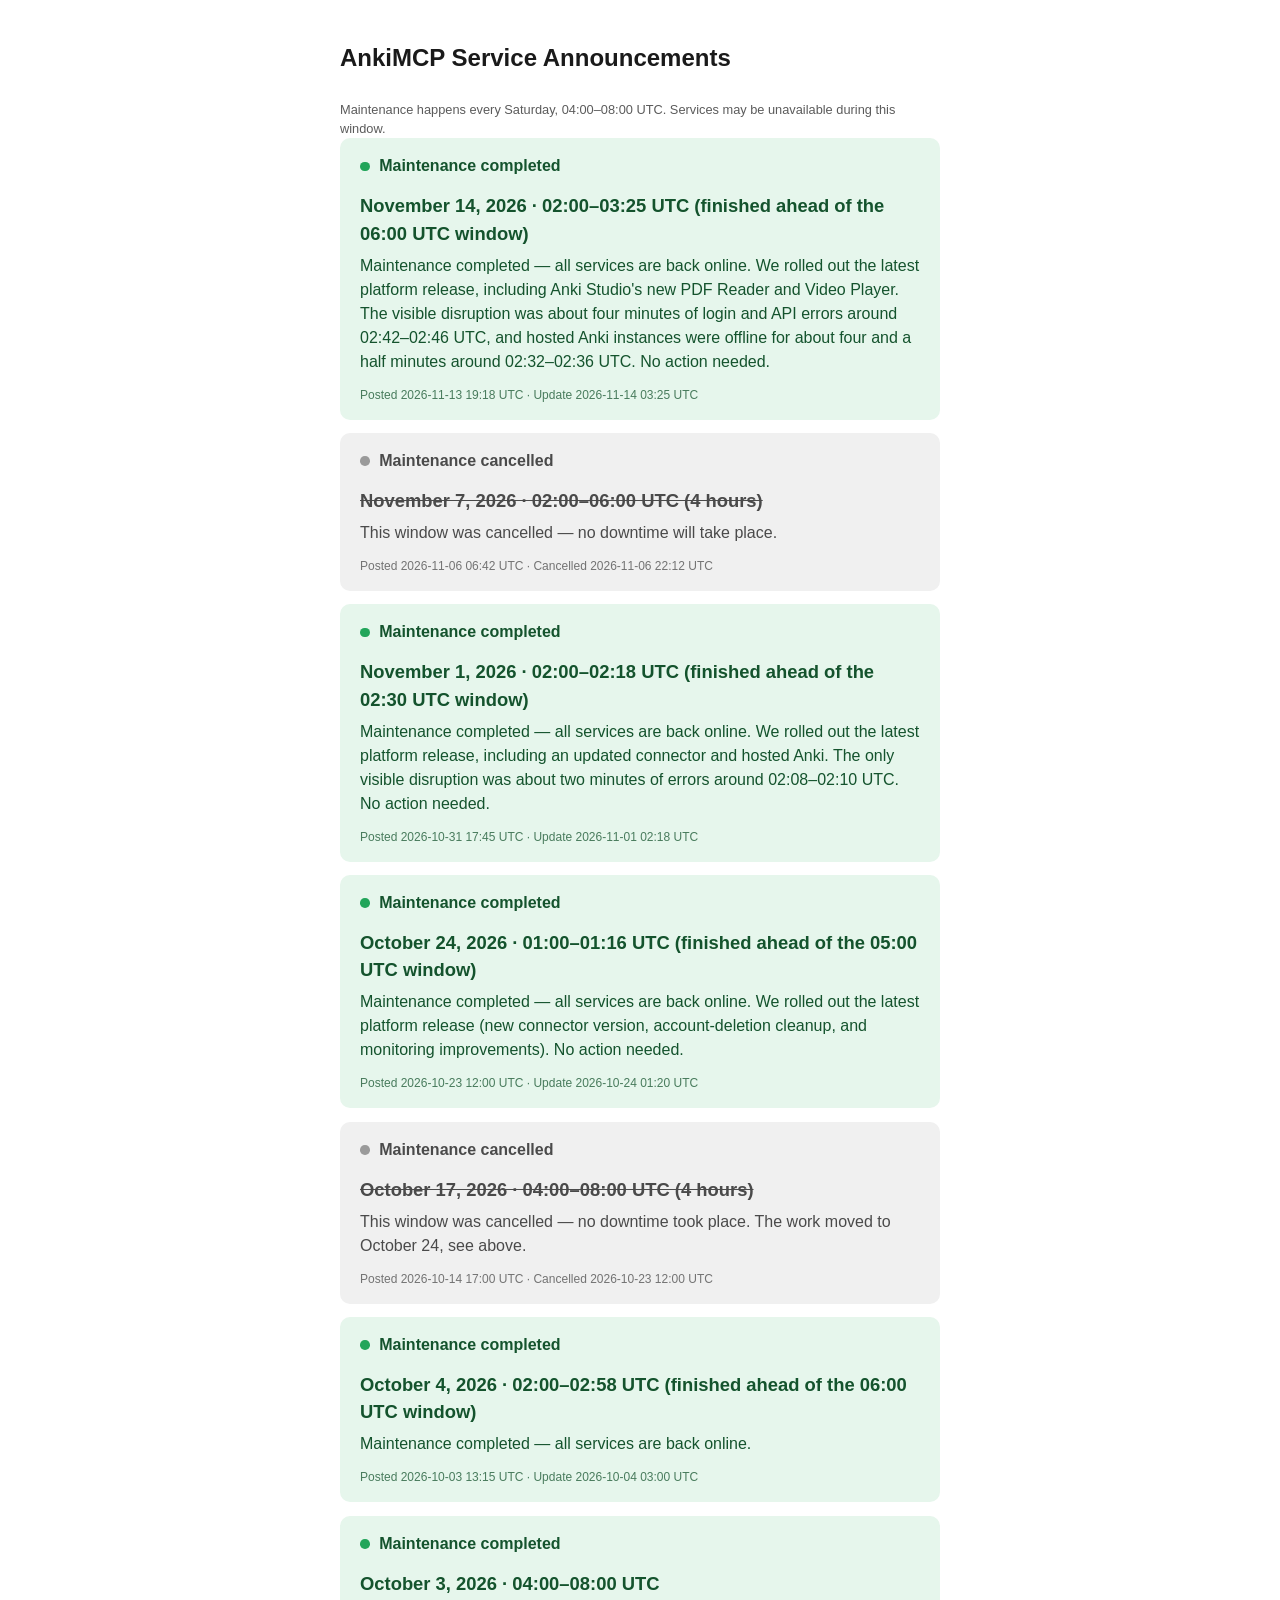
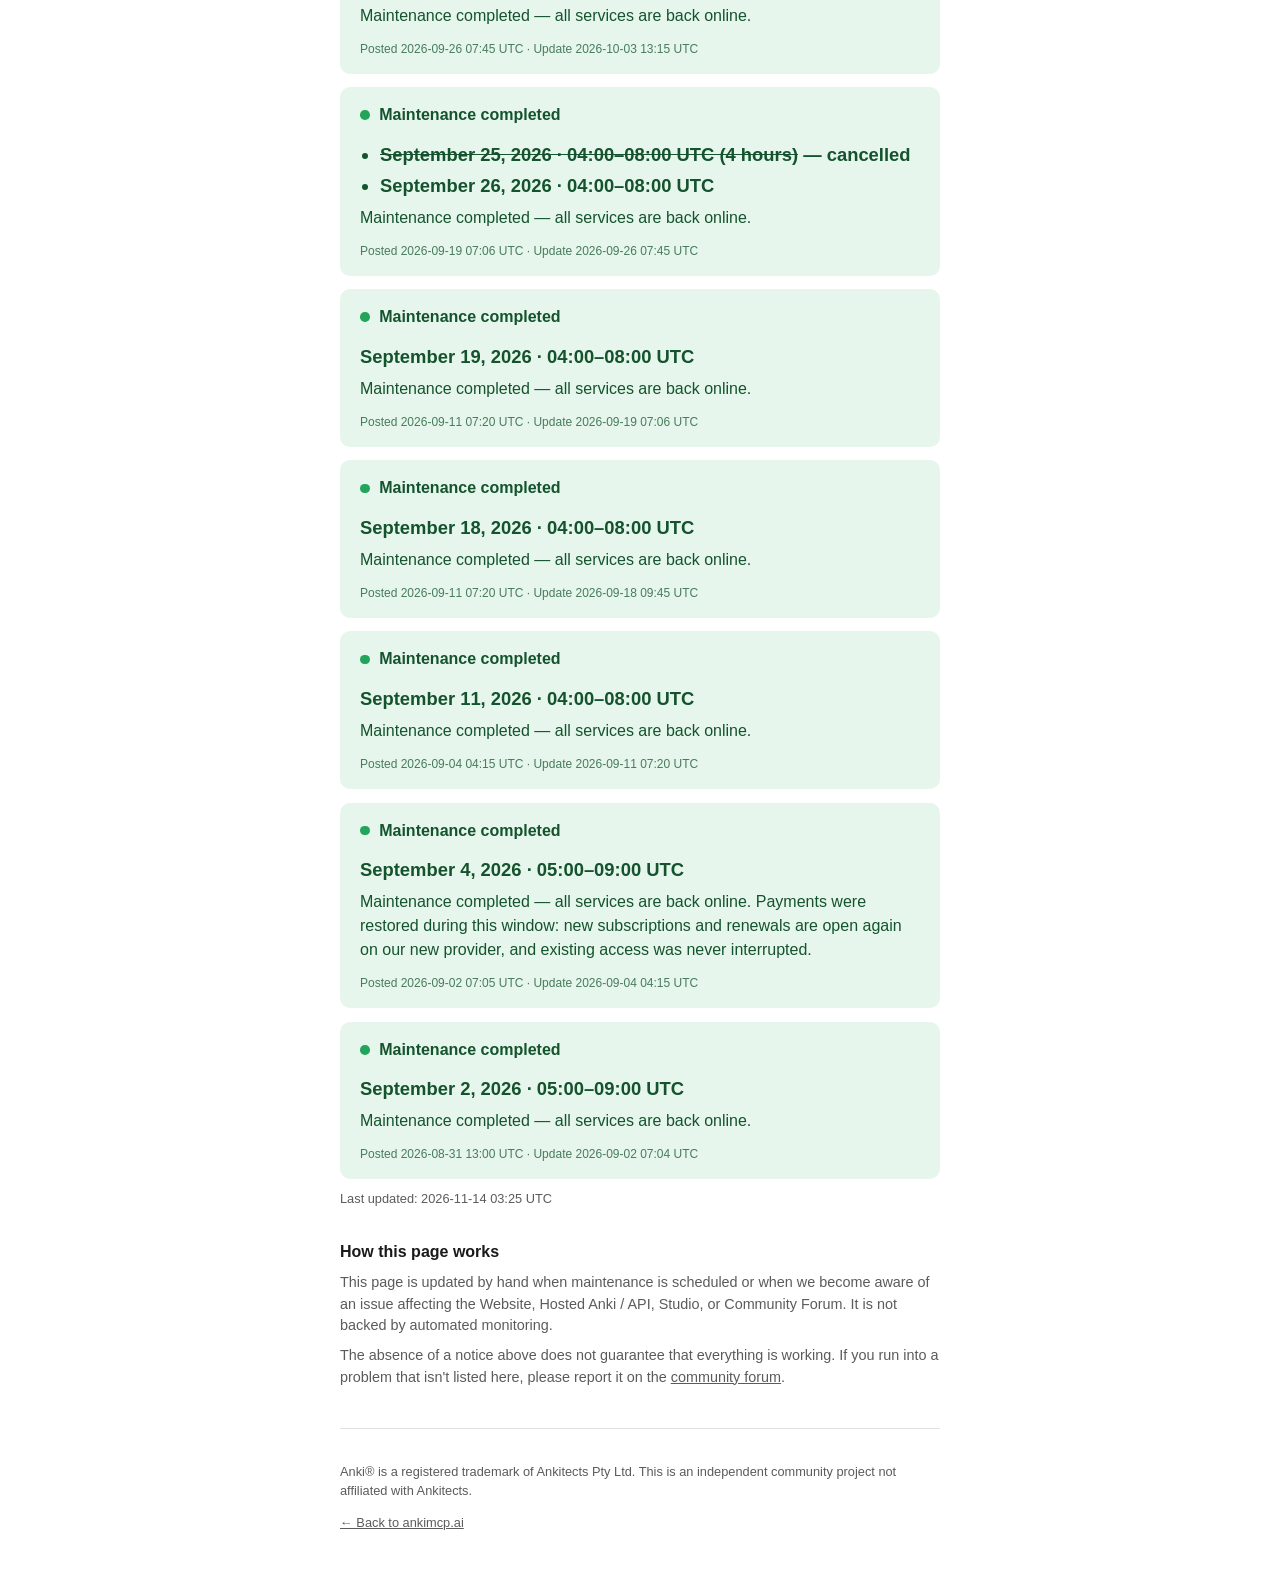
<file: status/index.html>
<!doctype html>
<html lang="en">
<head>
<meta charset="utf-8">
<meta name="viewport" content="width=device-width, initial-scale=1">
<title>AnkiMCP Service Announcements</title>
<meta name="robots" content="noindex">
<style>
  :root {
    color-scheme: light dark;
    --bg: #ffffff;
    --fg: #1a1a1a;
    --muted: #5b5b5b;
    --border: #e2e2e2;
    --ok-bg: #e6f6ec;
    --ok-fg: #14532d;
    --ok-dot: #22a55a;
    --warn-bg: #fff7e6;
    --warn-fg: #7a4a00;
    --warn-dot: #e0a300;
    --bad-bg: #fdecec;
    --bad-fg: #7a1c1c;
    --bad-dot: #d64545;
    --off-bg: #f0f0f0;
    --off-fg: #4a4a4a;
    --off-dot: #9a9a9a;
  }
  @media (prefers-color-scheme: dark) {
    :root {
      --bg: #14161a;
      --fg: #f0f0f0;
      --muted: #a0a0a0;
      --border: #2a2d33;
      --ok-bg: #103c22;
      --ok-fg: #8ce0ac;
      --warn-bg: #3d2f06;
      --warn-fg: #ffd580;
      --bad-bg: #3d1414;
      --bad-fg: #ff9a9a;
      --off-bg: #23262b;
      --off-fg: #b8b8b8;
    }
  }
  * { box-sizing: border-box; }
  body {
    margin: 0;
    background: var(--bg);
    color: var(--fg);
    font-family: -apple-system, BlinkMacSystemFont, "Segoe UI", Roboto, Helvetica, Arial, sans-serif;
    line-height: 1.5;
  }
  main {
    max-width: 640px;
    margin: 0 auto;
    padding: 2.5rem 1.25rem 3rem;
  }
  h1 {
    font-size: 1.5rem;
    margin: 0 0 1.5rem;
  }
  h2 {
    font-size: 1rem;
    margin: 2rem 0 0.5rem;
  }
  .notice-card {
    padding: 1rem 1.25rem;
    border-radius: 10px;
  }
  .notice-card + .notice-card {
    margin-top: 0.85rem;
  }
  .notice-title {
    display: flex;
    align-items: center;
    gap: 0.6rem;
    margin: 0;
    font-weight: 700;
  }
  .notice-title .dot {
    width: 0.6rem;
    height: 0.6rem;
    border-radius: 50%;
    flex-shrink: 0;
  }
  .notice-window {
    margin: 0.85rem 0 0.4rem;
    font-size: 1.15rem;
    font-weight: 700;
  }
  ul.notice-window {
    padding-left: 1.25rem;
  }
  ul.notice-window li + li {
    margin-top: 0.2rem;
  }
  .notice-body {
    margin: 0 0 0.75rem;
    font-weight: 400;
  }
  .notice-posted {
    margin: 0;
    font-size: 0.75rem;
    opacity: 0.75;
  }
  .last-updated {
    margin: 0.6rem 0 0;
    font-size: 0.8rem;
    color: var(--muted);
  }
  .how-it-works {
    font-size: 0.9rem;
    color: var(--muted);
  }
  .how-it-works p { margin: 0.5rem 0; }
  .how-it-works a { color: inherit; }
  footer {
    margin-top: 2.5rem;
    padding-top: 1.25rem;
    border-top: 1px solid var(--border);
    font-size: 0.8rem;
    color: var(--muted);
  }
  footer a { color: inherit; }
</style>
</head>
<body>
<main>
  <h1>AnkiMCP Service Announcements</h1>
  <p class="last-updated">Maintenance happens every Saturday, 04:00–08:00 UTC. Services may be unavailable during this window.</p>

  <!-- ===================== EDIT HERE ===================== -->
  <!--
    This block holds a LIST of notice cards, newest on top. When there's
    something new to announce, add a new card at the top rather than
    replacing what's there; older notices (including resolved/completed
    ones) stay below as history — don't delete them. Always update the
    "Last updated" timestamp below when you edit this block.

    Timestamps: UTC only, always written as "YYYY-MM-DD HH:MM UTC" —
    no local time zones or location names anywhere on this page.

    Components to reference: Website, Hosted Anki / API, Studio,
    Community Forum.

    Template — scheduled maintenance:
    <div class="notice-card" style="background:var(--warn-bg);color:var(--warn-fg)">
      <p class="notice-title">
        <span class="dot" style="background:var(--warn-dot)"></span>
        Scheduled maintenance
      </p>
      <p class="notice-window">September 3, 2026 · 02:00–03:00 UTC (~1 hour)</p>
      <p class="notice-body">
        Hosted Anki / API will be unavailable during this window. Sync
        resumes automatically afterwards — no action needed.
      </p>
      <p class="notice-posted">Posted 2026-09-01 14:00 UTC</p>
    </div>

    Template — incident:
    <div class="notice-card" style="background:var(--bad-bg);color:var(--bad-fg)">
      <p class="notice-title">
        <span class="dot" style="background:var(--bad-dot)"></span>
        Investigating an incident
      </p>
      <p class="notice-window">Hosted Anki / API — sync failures</p>
      <p class="notice-body">
        Sync requests began failing intermittently around 02:10 UTC;
        we're investigating the cause. Next update expected by
        2026-09-03 03:15 UTC.
      </p>
      <p class="notice-posted">Posted 2026-09-03 02:14 UTC · Last update 2026-09-03 02:40 UTC</p>
    </div>

    Resolved variant — once fixed, replace the body and posted lines:
      <p class="notice-body">
        Resolved — sync requests are processing normally again; root
        cause was &lt;summary&gt;.
      </p>
      <p class="notice-posted">Posted 2026-09-03 02:14 UTC · Resolved 2026-09-03 03:05 UTC</p>
  -->
  <div class="notice-card" style="background:var(--ok-bg);color:var(--ok-fg)">
    <p class="notice-title">
      <span class="dot" style="background:var(--ok-dot)"></span>
      Maintenance completed
    </p>
    <p class="notice-window">November 14, 2026 · 02:00–03:25 UTC (finished ahead of the 06:00 UTC window)</p>
    <p class="notice-body">
      Maintenance completed — all services are back online. We rolled out
      the latest platform release, including Anki Studio's new PDF Reader
      and Video Player. The visible disruption was about four minutes of
      login and API errors around 02:42–02:46 UTC, and hosted Anki
      instances were offline for about four and a half minutes around
      02:32–02:36 UTC. No action needed.
    </p>
    <p class="notice-posted">Posted 2026-11-13 19:18 UTC · Update 2026-11-14 03:25 UTC</p>
  </div>
  <div class="notice-card" style="background:var(--off-bg);color:var(--off-fg)">
    <p class="notice-title">
      <span class="dot" style="background:var(--off-dot)"></span>
      Maintenance cancelled
    </p>
    <p class="notice-window"><s>November 7, 2026 · 02:00–06:00 UTC (4 hours)</s></p>
    <p class="notice-body">
      This window was cancelled — no downtime will take place.
    </p>
    <p class="notice-posted">Posted 2026-11-06 06:42 UTC · Cancelled 2026-11-06 22:12 UTC</p>
  </div>
  <div class="notice-card" style="background:var(--ok-bg);color:var(--ok-fg)">
    <p class="notice-title">
      <span class="dot" style="background:var(--ok-dot)"></span>
      Maintenance completed
    </p>
    <p class="notice-window">November 1, 2026 · 02:00–02:18 UTC (finished ahead of the 02:30 UTC window)</p>
    <p class="notice-body">
      Maintenance completed — all services are back online. We rolled out
      the latest platform release, including an updated connector and
      hosted Anki. The only visible disruption was about two minutes of
      errors around 02:08–02:10 UTC. No action needed.
    </p>
    <p class="notice-posted">Posted 2026-10-31 17:45 UTC · Update 2026-11-01 02:18 UTC</p>
  </div>
  <div class="notice-card" style="background:var(--ok-bg);color:var(--ok-fg)">
    <p class="notice-title">
      <span class="dot" style="background:var(--ok-dot)"></span>
      Maintenance completed
    </p>
    <p class="notice-window">October 24, 2026 · 01:00–01:16 UTC (finished ahead of the 05:00 UTC window)</p>
    <p class="notice-body">
      Maintenance completed — all services are back online. We rolled out
      the latest platform release (new connector version, account-deletion
      cleanup, and monitoring improvements). No action needed.
    </p>
    <p class="notice-posted">Posted 2026-10-23 12:00 UTC · Update 2026-10-24 01:20 UTC</p>
  </div>
  <div class="notice-card" style="background:var(--off-bg);color:var(--off-fg)">
    <p class="notice-title">
      <span class="dot" style="background:var(--off-dot)"></span>
      Maintenance cancelled
    </p>
    <p class="notice-window"><s>October 17, 2026 · 04:00–08:00 UTC (4 hours)</s></p>
    <p class="notice-body">
      This window was cancelled — no downtime took place. The work moved to
      October 24, see above.
    </p>
    <p class="notice-posted">Posted 2026-10-14 17:00 UTC · Cancelled 2026-10-23 12:00 UTC</p>
  </div>
  <div class="notice-card" style="background:var(--ok-bg);color:var(--ok-fg)">
    <p class="notice-title">
      <span class="dot" style="background:var(--ok-dot)"></span>
      Maintenance completed
    </p>
    <p class="notice-window">October 4, 2026 · 02:00–02:58 UTC (finished ahead of the 06:00 UTC window)</p>
    <p class="notice-body">
      Maintenance completed — all services are back online.
    </p>
    <p class="notice-posted">Posted 2026-10-03 13:15 UTC · Update 2026-10-04 03:00 UTC</p>
  </div>
  <div class="notice-card" style="background:var(--ok-bg);color:var(--ok-fg)">
    <p class="notice-title">
      <span class="dot" style="background:var(--ok-dot)"></span>
      Maintenance completed
    </p>
    <p class="notice-window">October 3, 2026 · 04:00–08:00 UTC</p>
    <p class="notice-body">
      Maintenance completed — all services are back online.
    </p>
    <p class="notice-posted">Posted 2026-09-26 07:45 UTC · Update 2026-10-03 13:15 UTC</p>
  </div>
  <div class="notice-card" style="background:var(--ok-bg);color:var(--ok-fg)">
    <p class="notice-title">
      <span class="dot" style="background:var(--ok-dot)"></span>
      Maintenance completed
    </p>
    <ul class="notice-window">
      <li><s>September 25, 2026 · 04:00–08:00 UTC (4 hours)</s> — cancelled</li>
      <li>September 26, 2026 · 04:00–08:00 UTC</li>
    </ul>
    <p class="notice-body">
      Maintenance completed — all services are back online.
    </p>
    <p class="notice-posted">Posted 2026-09-19 07:06 UTC · Update 2026-09-26 07:45 UTC</p>
  </div>
  <div class="notice-card" style="background:var(--ok-bg);color:var(--ok-fg)">
    <p class="notice-title">
      <span class="dot" style="background:var(--ok-dot)"></span>
      Maintenance completed
    </p>
    <p class="notice-window">September 19, 2026 · 04:00–08:00 UTC</p>
    <p class="notice-body">
      Maintenance completed — all services are back online.
    </p>
    <p class="notice-posted">Posted 2026-09-11 07:20 UTC · Update 2026-09-19 07:06 UTC</p>
  </div>
  <div class="notice-card" style="background:var(--ok-bg);color:var(--ok-fg)">
    <p class="notice-title">
      <span class="dot" style="background:var(--ok-dot)"></span>
      Maintenance completed
    </p>
    <p class="notice-window">September 18, 2026 · 04:00–08:00 UTC</p>
    <p class="notice-body">
      Maintenance completed — all services are back online.
    </p>
    <p class="notice-posted">Posted 2026-09-11 07:20 UTC · Update 2026-09-18 09:45 UTC</p>
  </div>
  <div class="notice-card" style="background:var(--ok-bg);color:var(--ok-fg)">
    <p class="notice-title">
      <span class="dot" style="background:var(--ok-dot)"></span>
      Maintenance completed
    </p>
    <p class="notice-window">September 11, 2026 · 04:00–08:00 UTC</p>
    <p class="notice-body">
      Maintenance completed — all services are back online.
    </p>
    <p class="notice-posted">Posted 2026-09-04 04:15 UTC · Update 2026-09-11 07:20 UTC</p>
  </div>
  <div class="notice-card" style="background:var(--ok-bg);color:var(--ok-fg)">
    <p class="notice-title">
      <span class="dot" style="background:var(--ok-dot)"></span>
      Maintenance completed
    </p>
    <p class="notice-window">September 4, 2026 · 05:00–09:00 UTC</p>
    <p class="notice-body">
      Maintenance completed — all services are back online. Payments were
      restored during this window: new subscriptions and renewals are open
      again on our new provider, and existing access was never interrupted.
    </p>
    <p class="notice-posted">Posted 2026-09-02 07:05 UTC · Update 2026-09-04 04:15 UTC</p>
  </div>
  <div class="notice-card" style="background:var(--ok-bg);color:var(--ok-fg)">
    <p class="notice-title">
      <span class="dot" style="background:var(--ok-dot)"></span>
      Maintenance completed
    </p>
    <p class="notice-window">September 2, 2026 · 05:00–09:00 UTC</p>
    <p class="notice-body">
      Maintenance completed — all services are back online.
    </p>
    <p class="notice-posted">Posted 2026-08-31 13:00 UTC · Update 2026-09-02 07:04 UTC</p>
  </div>
  <p class="last-updated">Last updated: 2026-11-14 03:25 UTC</p>
  <!-- ===================== END EDIT HERE ===================== -->

  <h2>How this page works</h2>
  <div class="how-it-works">
    <p>
      This page is updated by hand when maintenance is scheduled or when
      we become aware of an issue affecting the Website, Hosted Anki /
      API, Studio, or Community Forum. It is not backed by automated
      monitoring.
    </p>
    <p>
      The absence of a notice above does not guarantee that everything is
      working. If you run into a problem that isn't listed here, please
      report it on the <a href="https://forum.ankimcp.ai">community
      forum</a>.
    </p>
  </div>

  <footer>
    <p>Anki® is a registered trademark of Ankitects Pty Ltd. This is an independent community project not affiliated with Ankitects.</p>
    <p><a href="https://ankimcp.ai">&larr; Back to ankimcp.ai</a></p>
  </footer>
</main>
</body>
</html>
</file>
